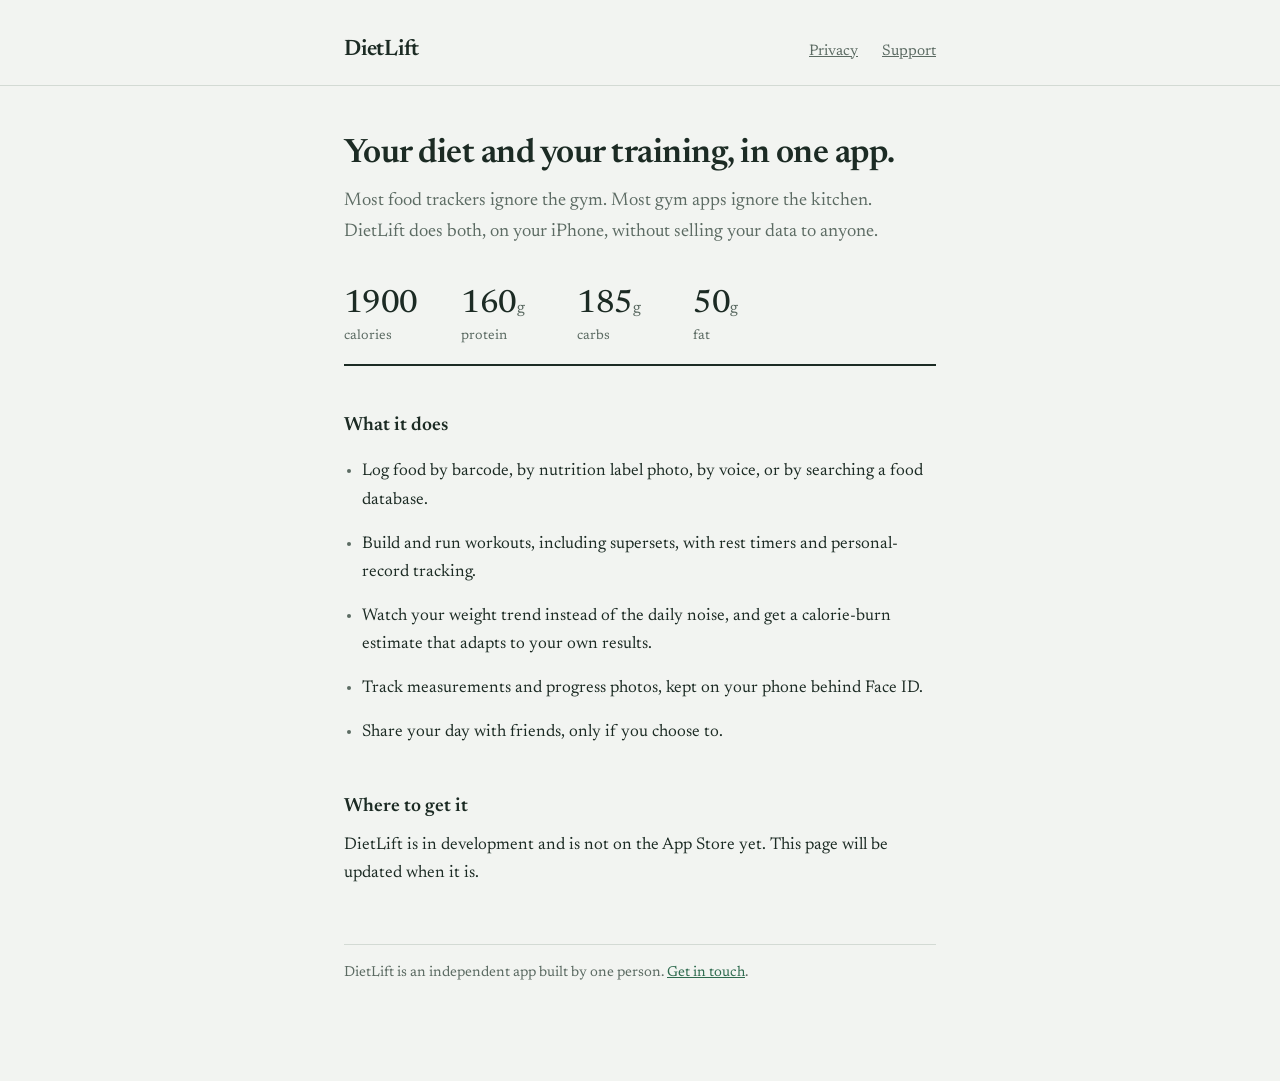
<file: index.html>
<!DOCTYPE html>
<html lang="en">
<head>
<meta charset="utf-8">
<meta name="viewport" content="width=device-width, initial-scale=1">
<title>DietLift</title>
<meta name="description" content="DietLift is an iPhone app for tracking your diet and your training in one place.">
<link rel="preconnect" href="https://fonts.googleapis.com">
<link rel="preconnect" href="https://fonts.gstatic.com" crossorigin>
<link href="https://fonts.googleapis.com/css2?family=Newsreader:opsz,wght@6..72,400;6..72,500;6..72,600&display=swap" rel="stylesheet">
<link rel="stylesheet" href="style.css">
</head>
<body>

<header class="masthead">
  <div class="wrap">
    <a class="wordmark" href="index.html">DietLift</a>
    <nav>
      <a href="privacy.html">Privacy</a>
      <a href="support.html">Support</a>
    </nav>
  </div>
</header>

<main class="wrap">

  <h1>Your diet and your training, in one app.</h1>
  <p class="lede">Most food trackers ignore the gym. Most gym apps ignore the kitchen. DietLift does both, on your iPhone, without selling your data to anyone.</p>

  <div class="readout">
    <div><span class="figure">1900</span><span class="label">calories</span></div>
    <div><span class="figure">160<span class="unit">g</span></span><span class="label">protein</span></div>
    <div><span class="figure">185<span class="unit">g</span></span><span class="label">carbs</span></div>
    <div><span class="figure">50<span class="unit">g</span></span><span class="label">fat</span></div>
  </div>

  <h2>What it does</h2>
  <ul>
    <li>Log food by barcode, by nutrition label photo, by voice, or by searching a food database.</li>
    <li>Build and run workouts, including supersets, with rest timers and personal-record tracking.</li>
    <li>Watch your weight trend instead of the daily noise, and get a calorie-burn estimate that adapts to your own results.</li>
    <li>Track measurements and progress photos, kept on your phone behind Face ID.</li>
    <li>Share your day with friends, only if you choose to.</li>
  </ul>

  <h2>Where to get it</h2>
  <p>DietLift is in development and is not on the App Store yet. This page will be updated when it is.</p>

  <p class="stamp">DietLift is an independent app built by one person. <a href="support.html">Get in touch</a>.</p>

</main>

</body>
</html>
</file>
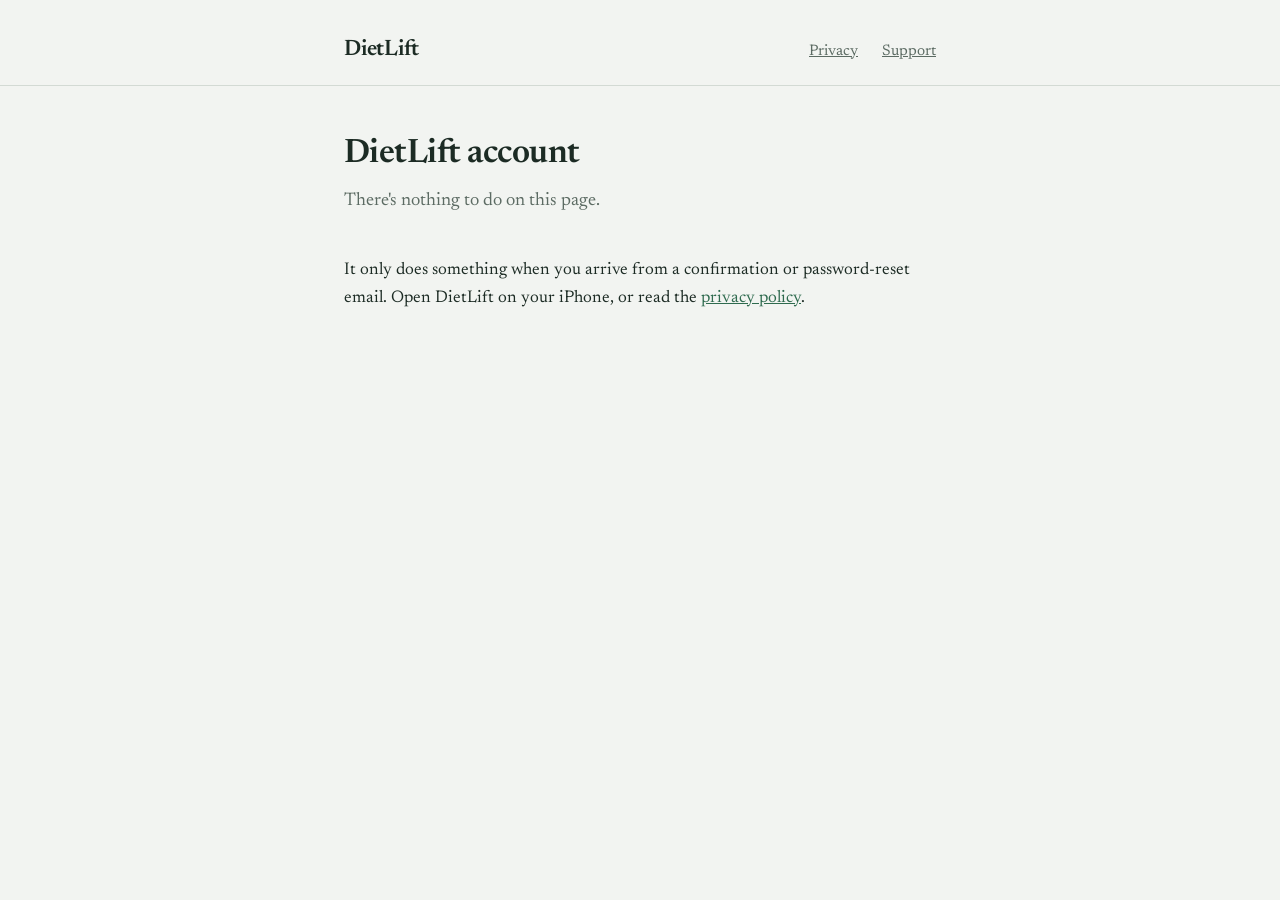
<file: auth.html>
<!DOCTYPE html>
<html lang="en">
<head>
<meta charset="utf-8">
<meta name="viewport" content="width=device-width, initial-scale=1">
<title>DietLift Account</title>
<meta name="robots" content="noindex">
<link rel="preconnect" href="https://fonts.googleapis.com">
<link rel="preconnect" href="https://fonts.gstatic.com" crossorigin>
<link href="https://fonts.googleapis.com/css2?family=Newsreader:opsz,wght@6..72,400;6..72,500;6..72,600&display=swap" rel="stylesheet">
<link rel="stylesheet" href="style.css">
<style>
  .field { margin-bottom: 1.25rem; }
  .field label { display: block; margin-bottom: 0.35rem; }
  .field input {
    width: 100%;
    padding: 0.7rem 0.8rem;
    font: inherit;
    color: var(--ink);
    background: #fff;
    border: 1px solid var(--rule);
    border-radius: 3px;
  }
  .field input:focus-visible { outline: 2px solid var(--pine); outline-offset: 1px; }
  button {
    font: inherit;
    font-weight: 500;
    color: var(--paper);
    background: var(--pine);
    border: 0;
    border-radius: 3px;
    padding: 0.7rem 1.4rem;
    cursor: pointer;
  }
  button:hover { background: #245540; }
  button:disabled { background: var(--muted); cursor: default; }
  button:focus-visible { outline: 2px solid var(--ink); outline-offset: 2px; }
  .msg { margin-top: 1.25rem; }
  .msg.bad { color: #8a2b22; }
  [hidden] { display: none !important; }
</style>
</head>
<body>

<header class="masthead">
  <div class="wrap">
    <a class="wordmark" href="index.html">DietLift</a>
    <nav>
      <a href="privacy.html">Privacy</a>
      <a href="support.html">Support</a>
    </nav>
  </div>
</header>

<main class="wrap">

  <!-- Signup confirmed -->
  <section id="confirmed" hidden>
    <h1>Email confirmed</h1>
    <p class="lede">Your DietLift account is active.</p>
    <p>Go back to the DietLift app on your iPhone and sign in with the email and password you just used. You can close this page.</p>
  </section>

  <!-- Password reset form -->
  <section id="recovery" hidden>
    <h1>Choose a new password</h1>
    <p class="lede">Pick a password of at least 8 characters, then sign in again in the app.</p>

    <div class="field">
      <label for="pw1">New password</label>
      <input id="pw1" type="password" autocomplete="new-password" minlength="8">
    </div>
    <div class="field">
      <label for="pw2">Repeat new password</label>
      <input id="pw2" type="password" autocomplete="new-password" minlength="8">
    </div>
    <button id="save" type="button">Save new password</button>
    <p class="msg" id="recoveryMsg" role="status" aria-live="polite"></p>
  </section>

  <!-- Password changed -->
  <section id="done" hidden>
    <h1>Password changed</h1>
    <p class="lede">You can close this page.</p>
    <p>Open DietLift on your iPhone and sign in with your new password.</p>
  </section>

  <!-- Expired or broken link -->
  <section id="expired" hidden>
    <h1>This link has expired</h1>
    <p class="lede" id="expiredDetail">Email links are only valid for a short time, and only the most recent one works.</p>
    <p>Open DietLift, tap “Forgot password?” on the sign-in screen, and request a new link. If you were confirming a new account, request a fresh confirmation email from the same screen.</p>
    <p>Still stuck? <a href="support.html">Contact support</a>.</p>
  </section>

  <!-- Landed here directly -->
  <section id="plain" hidden>
    <h1>DietLift account</h1>
    <p class="lede">There's nothing to do on this page.</p>
    <p>It only does something when you arrive from a confirmation or password-reset email. Open DietLift on your iPhone, or read the <a href="privacy.html">privacy policy</a>.</p>
  </section>

</main>

<script>
(function () {
  var SUPABASE_URL = "https://mzgxscmwdwlkjqbeobcs.supabase.co";
  var PUBLISHABLE_KEY = "sb_publishable__IKNVYTpuhiXM6ed2Xfq5A_CkZhBlaA";

  function show(id) {
    var el = document.getElementById(id);
    if (el) el.hidden = false;
  }

  function params() {
    var out = {};
    var raw = (window.location.hash || "").replace(/^#/, "");
    if (!raw) raw = (window.location.search || "").replace(/^\?/, "");
    raw.split("&").forEach(function (pair) {
      if (!pair) return;
      var i = pair.indexOf("=");
      var k = i < 0 ? pair : pair.slice(0, i);
      var v = i < 0 ? "" : pair.slice(i + 1);
      out[decodeURIComponent(k)] = decodeURIComponent(v.replace(/\+/g, " "));
    });
    return out;
  }

  var p = params();

  // Never leave tokens sitting in the address bar or browser history.
  if (window.history && window.history.replaceState) {
    window.history.replaceState(null, "", window.location.pathname);
  }

  if (p.error || p.error_description) {
    var detail = document.getElementById("expiredDetail");
    if (detail && p.error_description) detail.textContent = p.error_description;
    show("expired");
    return;
  }

  var token = p.access_token;

  if (!token) {
    show("plain");
    return;
  }

  if (p.type !== "recovery") {
    show("confirmed");
    return;
  }

  show("recovery");

  var pw1 = document.getElementById("pw1");
  var pw2 = document.getElementById("pw2");
  var save = document.getElementById("save");
  var msg = document.getElementById("recoveryMsg");

  function fail(text) {
    msg.className = "msg bad";
    msg.textContent = text;
  }

  save.addEventListener("click", function () {
    var a = pw1.value;
    var b = pw2.value;

    if (a.length < 8) { fail("Use at least 8 characters."); pw1.focus(); return; }
    if (a !== b) { fail("The two passwords don't match."); pw2.focus(); return; }

    save.disabled = true;
    msg.className = "msg";
    msg.textContent = "Saving…";

    fetch(SUPABASE_URL + "/auth/v1/user", {
      method: "PUT",
      headers: {
        "Content-Type": "application/json",
        "apikey": PUBLISHABLE_KEY,
        "Authorization": "Bearer " + token
      },
      body: JSON.stringify({ password: a })
    })
    .then(function (res) {
      if (res.ok) {
        document.getElementById("recovery").hidden = true;
        show("done");
        return;
      }
      return res.json().then(function (body) {
        save.disabled = false;
        fail(body.msg || body.error_description || body.message || "That didn't work. The link may have expired — request a new one from the app.");
      }, function () {
        save.disabled = false;
        fail("That didn't work. The link may have expired — request a new one from the app.");
      });
    })
    .catch(function () {
      save.disabled = false;
      fail("Couldn't reach the server. Check your connection and try again.");
    });
  });
})();
</script>

</body>
</html>
</file>
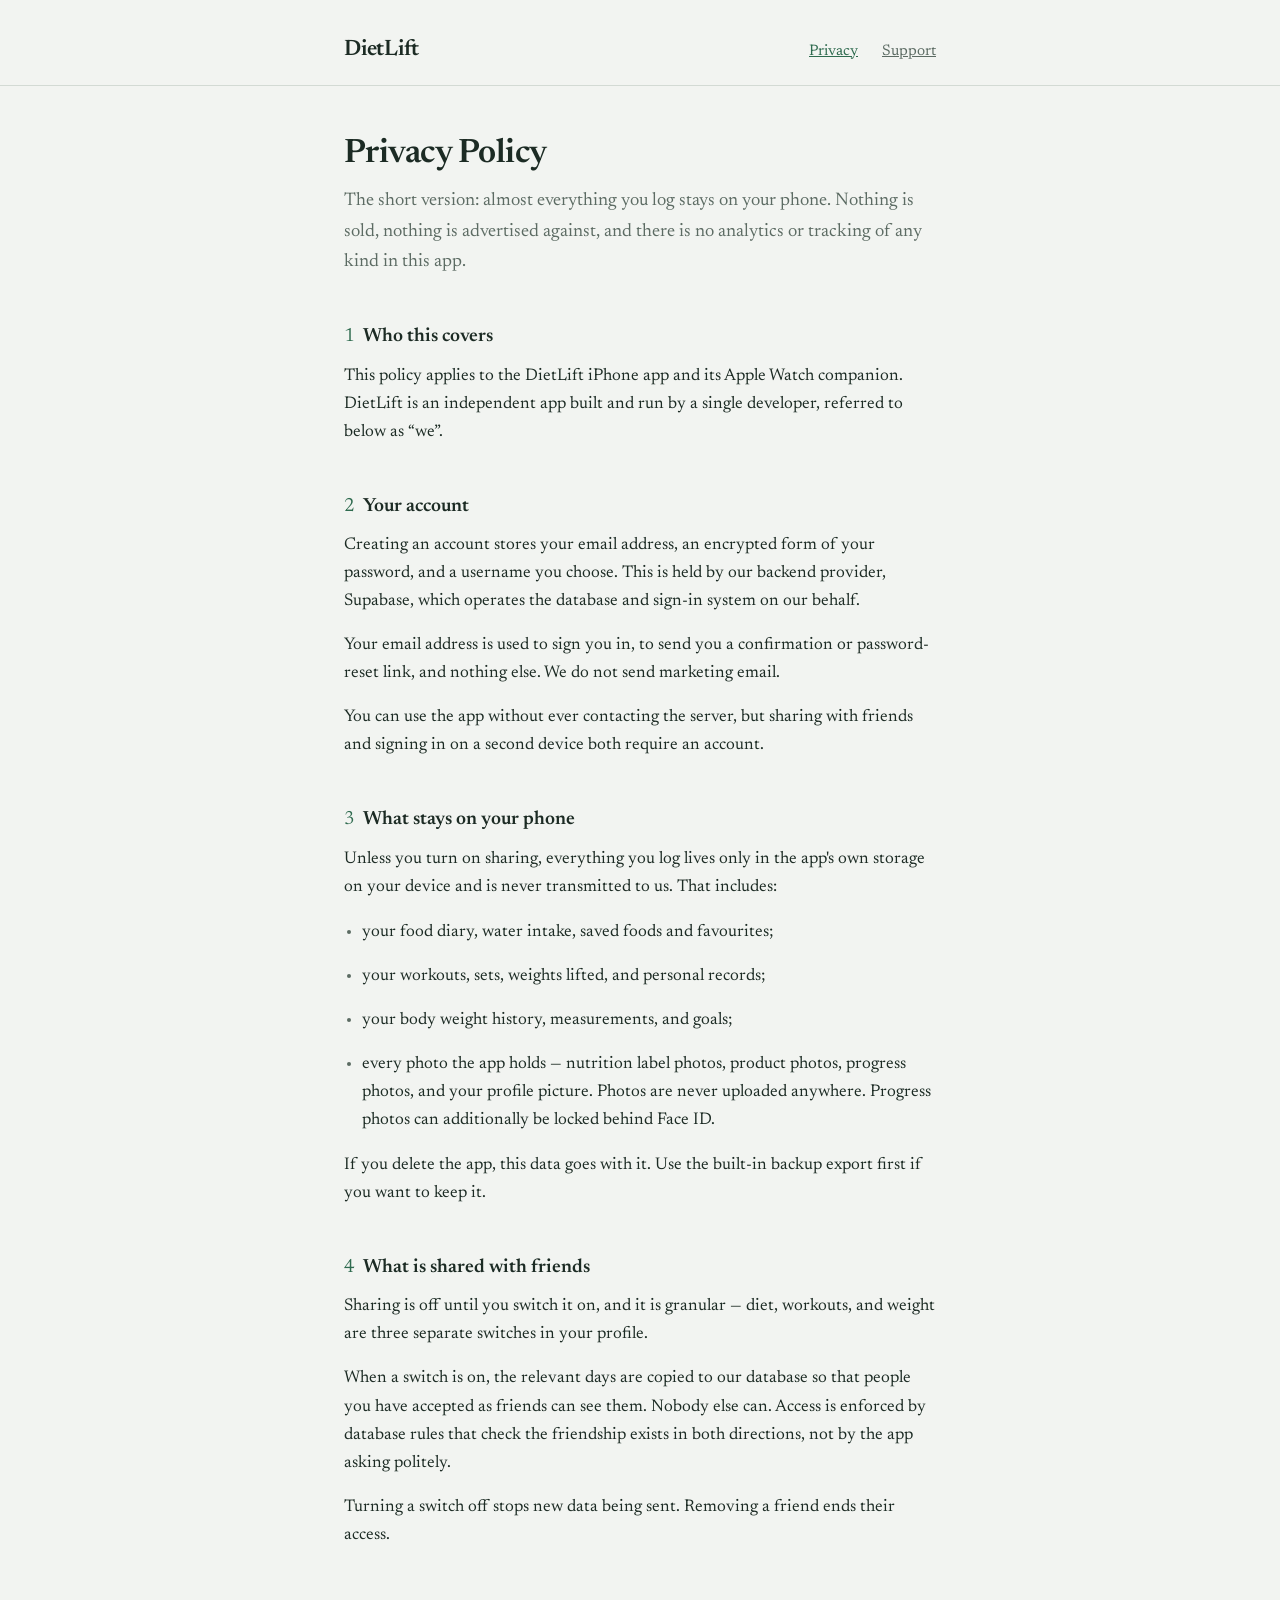
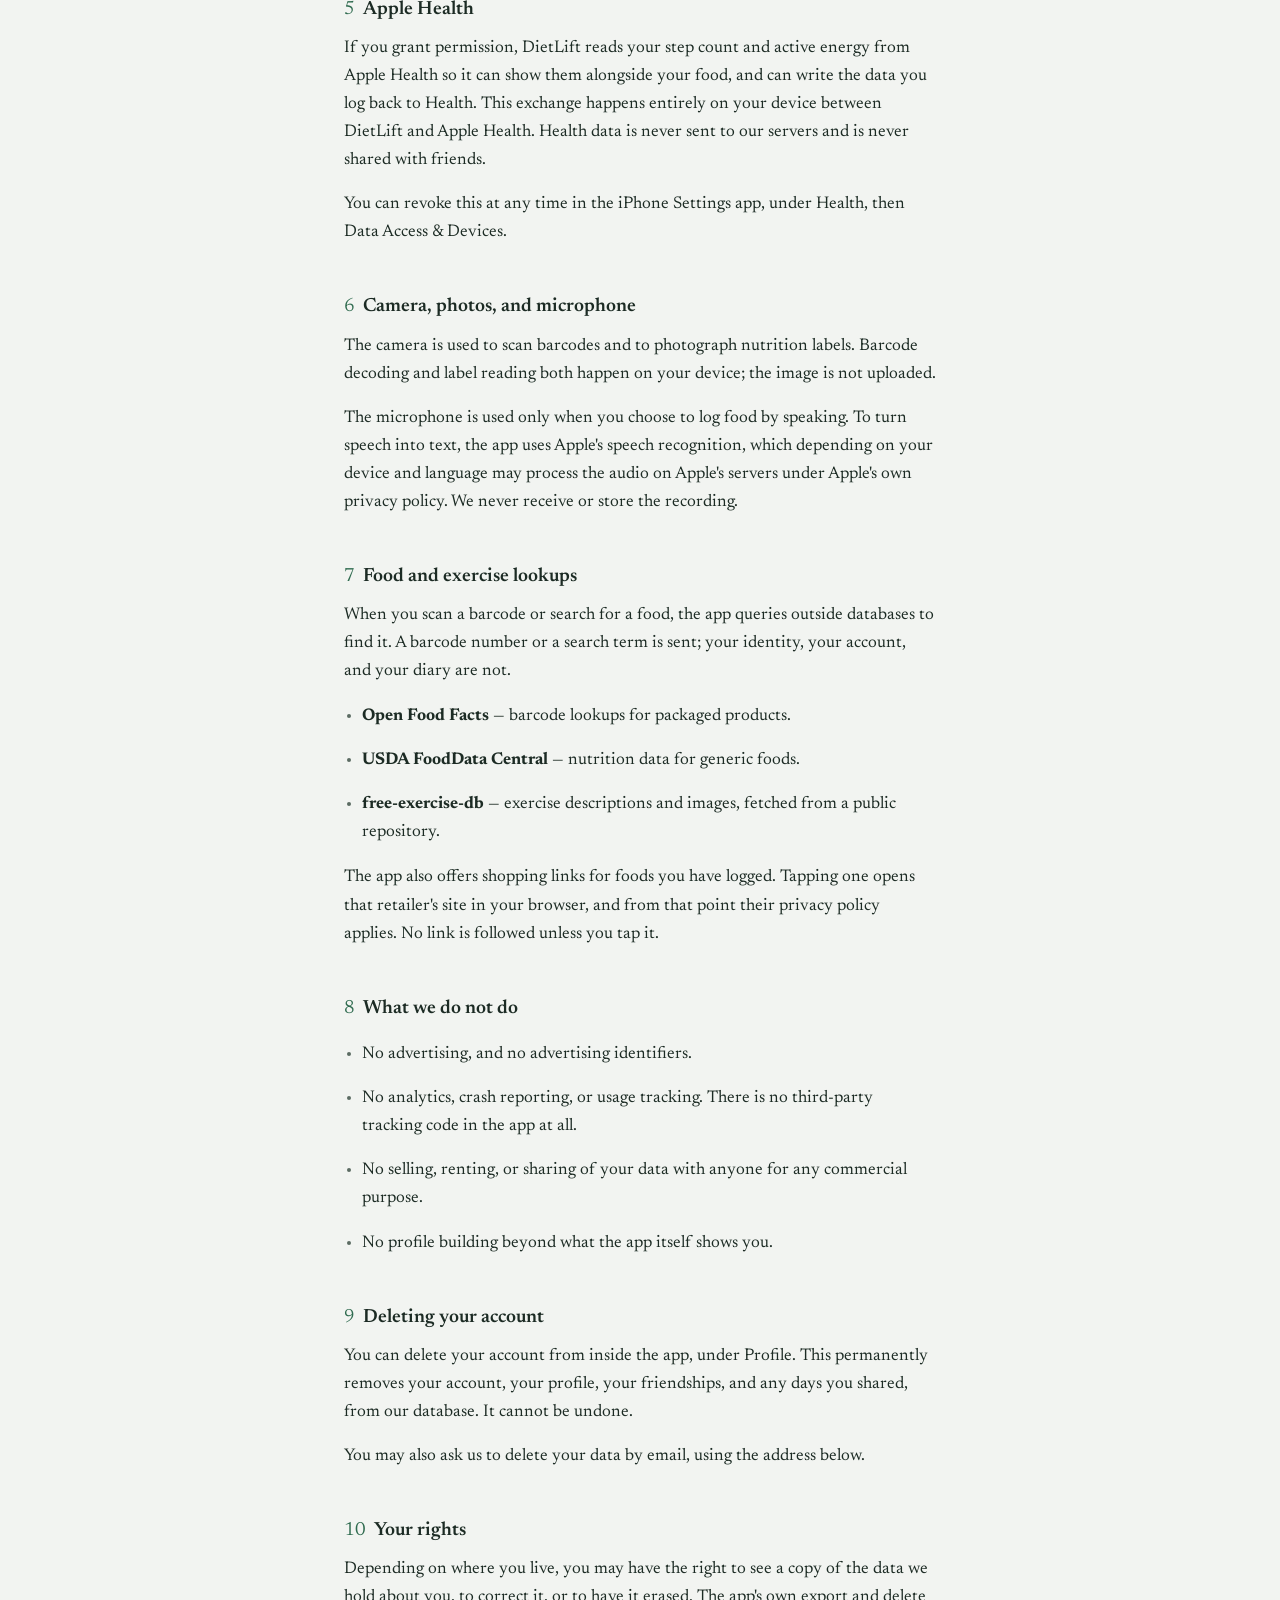
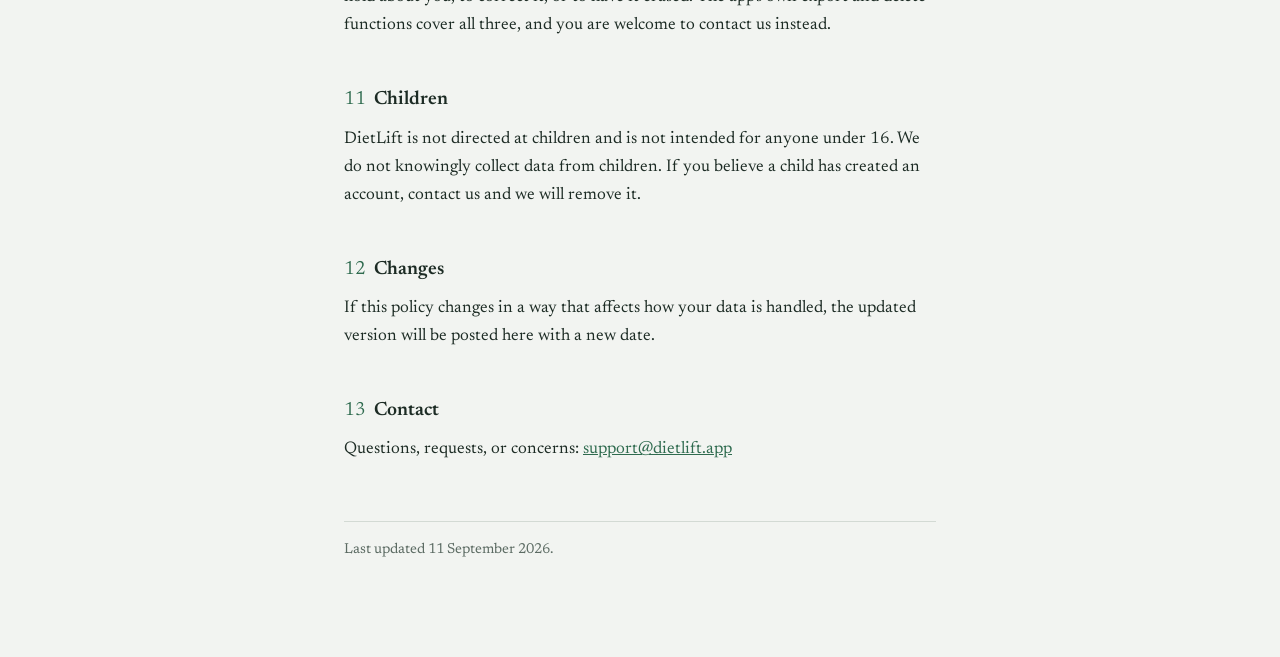
<file: privacy.html>
<!DOCTYPE html>
<html lang="en">
<head>
<meta charset="utf-8">
<meta name="viewport" content="width=device-width, initial-scale=1">
<title>Privacy Policy — DietLift</title>
<meta name="description" content="How DietLift handles your data.">
<link rel="preconnect" href="https://fonts.googleapis.com">
<link rel="preconnect" href="https://fonts.gstatic.com" crossorigin>
<link href="https://fonts.googleapis.com/css2?family=Newsreader:opsz,wght@6..72,400;6..72,500;6..72,600&display=swap" rel="stylesheet">
<link rel="stylesheet" href="style.css">
</head>
<body>

<header class="masthead">
  <div class="wrap">
    <a class="wordmark" href="index.html">DietLift</a>
    <nav>
      <a href="privacy.html" aria-current="page">Privacy</a>
      <a href="support.html">Support</a>
    </nav>
  </div>
</header>

<main class="wrap">

  <h1>Privacy Policy</h1>
  <p class="lede">The short version: almost everything you log stays on your phone. Nothing is sold, nothing is advertised against, and there is no analytics or tracking of any kind in this app.</p>

  <h2><span class="num">1</span>Who this covers</h2>
  <p>This policy applies to the DietLift iPhone app and its Apple Watch companion. DietLift is an independent app built and run by a single developer, referred to below as “we”.</p>

  <h2><span class="num">2</span>Your account</h2>
  <p>Creating an account stores your email address, an encrypted form of your password, and a username you choose. This is held by our backend provider, Supabase, which operates the database and sign-in system on our behalf.</p>
  <p>Your email address is used to sign you in, to send you a confirmation or password-reset link, and nothing else. We do not send marketing email.</p>
  <p>You can use the app without ever contacting the server, but sharing with friends and signing in on a second device both require an account.</p>

  <h2><span class="num">3</span>What stays on your phone</h2>
  <p>Unless you turn on sharing, everything you log lives only in the app's own storage on your device and is never transmitted to us. That includes:</p>
  <ul>
    <li>your food diary, water intake, saved foods and favourites;</li>
    <li>your workouts, sets, weights lifted, and personal records;</li>
    <li>your body weight history, measurements, and goals;</li>
    <li>every photo the app holds — nutrition label photos, product photos, progress photos, and your profile picture. Photos are never uploaded anywhere. Progress photos can additionally be locked behind Face ID.</li>
  </ul>
  <p>If you delete the app, this data goes with it. Use the built-in backup export first if you want to keep it.</p>

  <h2><span class="num">4</span>What is shared with friends</h2>
  <p>Sharing is off until you switch it on, and it is granular — diet, workouts, and weight are three separate switches in your profile.</p>
  <p>When a switch is on, the relevant days are copied to our database so that people you have accepted as friends can see them. Nobody else can. Access is enforced by database rules that check the friendship exists in both directions, not by the app asking politely.</p>
  <p>Turning a switch off stops new data being sent. Removing a friend ends their access.</p>

  <h2><span class="num">5</span>Apple Health</h2>
  <p>If you grant permission, DietLift reads your step count and active energy from Apple Health so it can show them alongside your food, and can write the data you log back to Health. This exchange happens entirely on your device between DietLift and Apple Health. Health data is never sent to our servers and is never shared with friends.</p>
  <p>You can revoke this at any time in the iPhone Settings app, under Health, then Data Access &amp; Devices.</p>

  <h2><span class="num">6</span>Camera, photos, and microphone</h2>
  <p>The camera is used to scan barcodes and to photograph nutrition labels. Barcode decoding and label reading both happen on your device; the image is not uploaded.</p>
  <p>The microphone is used only when you choose to log food by speaking. To turn speech into text, the app uses Apple's speech recognition, which depending on your device and language may process the audio on Apple's servers under Apple's own privacy policy. We never receive or store the recording.</p>

  <h2><span class="num">7</span>Food and exercise lookups</h2>
  <p>When you scan a barcode or search for a food, the app queries outside databases to find it. A barcode number or a search term is sent; your identity, your account, and your diary are not.</p>
  <ul>
    <li><strong>Open Food Facts</strong> — barcode lookups for packaged products.</li>
    <li><strong>USDA FoodData Central</strong> — nutrition data for generic foods.</li>
    <li><strong>free-exercise-db</strong> — exercise descriptions and images, fetched from a public repository.</li>
  </ul>
  <p>The app also offers shopping links for foods you have logged. Tapping one opens that retailer's site in your browser, and from that point their privacy policy applies. No link is followed unless you tap it.</p>

  <h2><span class="num">8</span>What we do not do</h2>
  <ul>
    <li>No advertising, and no advertising identifiers.</li>
    <li>No analytics, crash reporting, or usage tracking. There is no third-party tracking code in the app at all.</li>
    <li>No selling, renting, or sharing of your data with anyone for any commercial purpose.</li>
    <li>No profile building beyond what the app itself shows you.</li>
  </ul>

  <h2><span class="num">9</span>Deleting your account</h2>
  <p>You can delete your account from inside the app, under Profile. This permanently removes your account, your profile, your friendships, and any days you shared, from our database. It cannot be undone.</p>
  <p>You may also ask us to delete your data by email, using the address below.</p>

  <h2><span class="num">10</span>Your rights</h2>
  <p>Depending on where you live, you may have the right to see a copy of the data we hold about you, to correct it, or to have it erased. The app's own export and delete functions cover all three, and you are welcome to contact us instead.</p>

  <h2><span class="num">11</span>Children</h2>
  <p>DietLift is not directed at children and is not intended for anyone under 16. We do not knowingly collect data from children. If you believe a child has created an account, contact us and we will remove it.</p>

  <h2><span class="num">12</span>Changes</h2>
  <p>If this policy changes in a way that affects how your data is handled, the updated version will be posted here with a new date.</p>

  <h2><span class="num">13</span>Contact</h2>
  <p>Questions, requests, or concerns: <a href="mailto:support@dietlift.app">support@dietlift.app</a></p>

  <p class="stamp">Last updated 11 September 2026.</p>

</main>

</body>
</html>
</file>
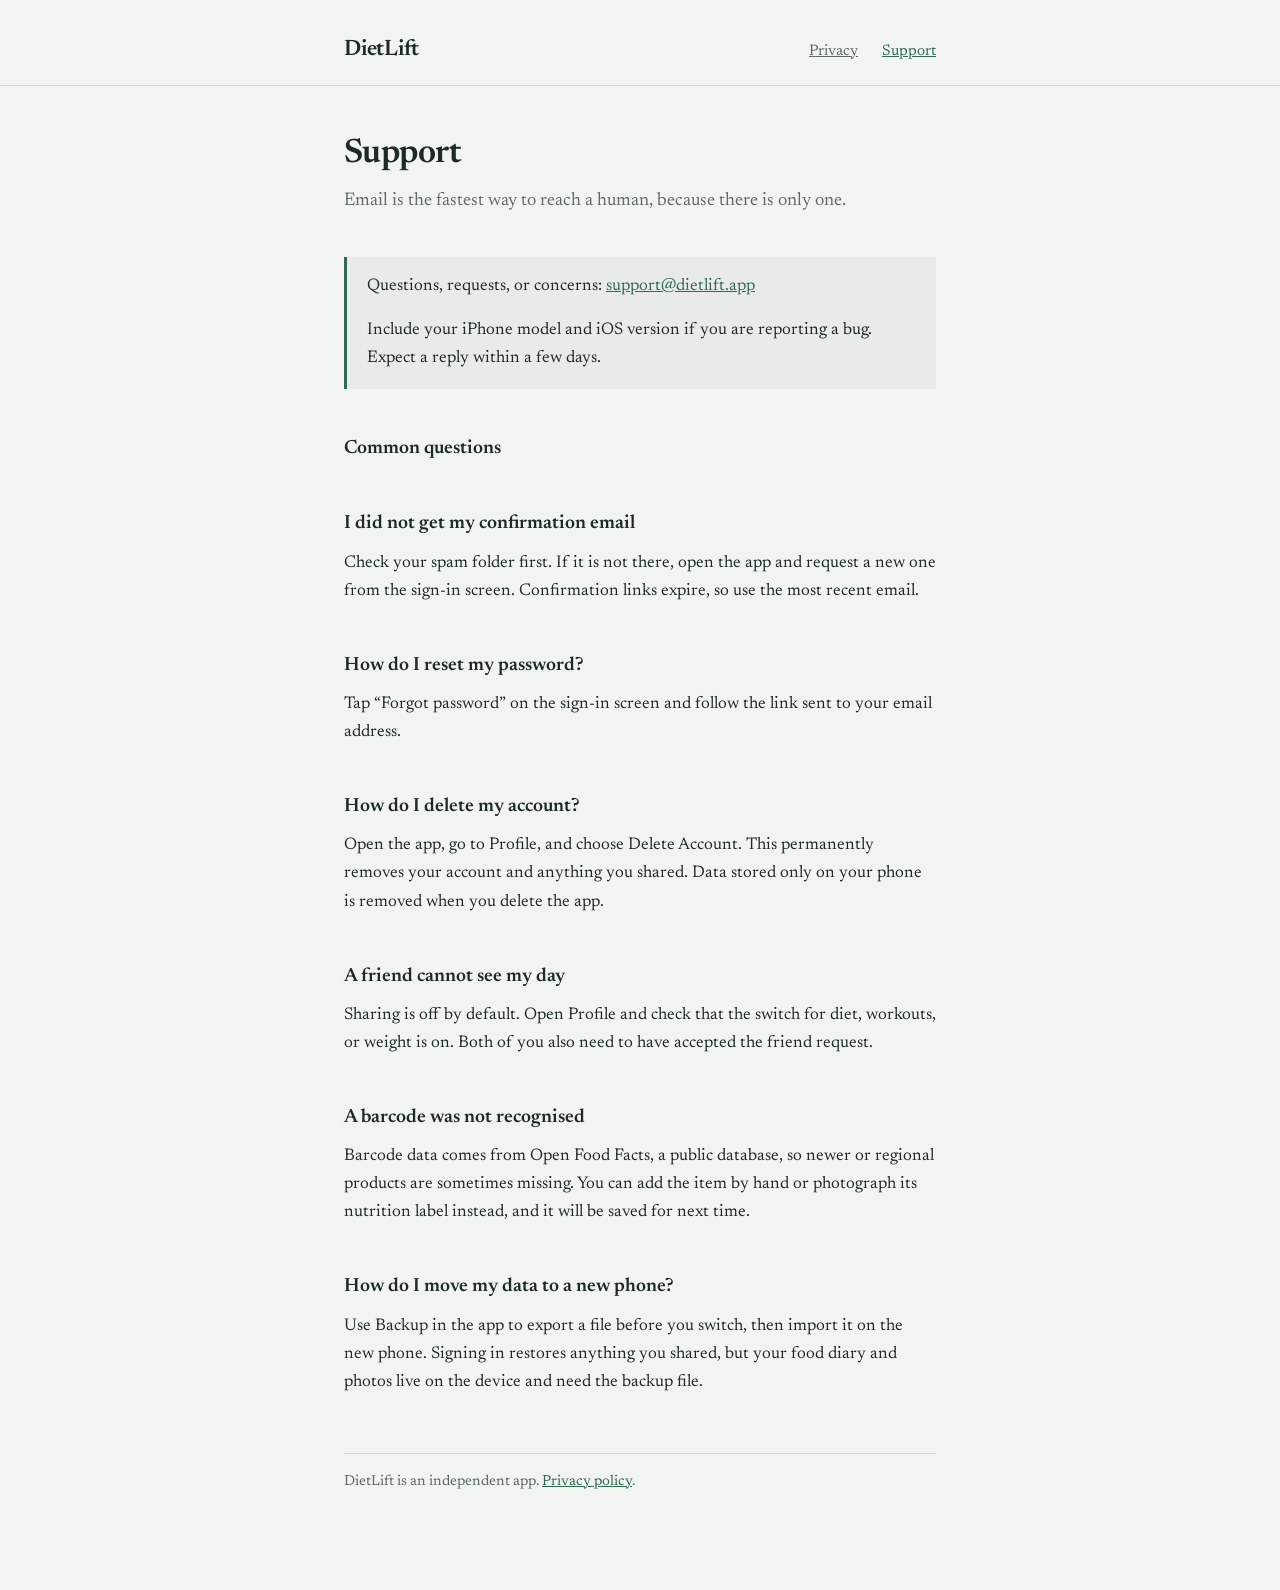
<file: support.html>
<!DOCTYPE html>
<html lang="en">
<head>
<meta charset="utf-8">
<meta name="viewport" content="width=device-width, initial-scale=1">
<title>Support — DietLift</title>
<meta name="description" content="Help with DietLift.">
<link rel="preconnect" href="https://fonts.googleapis.com">
<link rel="preconnect" href="https://fonts.gstatic.com" crossorigin>
<link href="https://fonts.googleapis.com/css2?family=Newsreader:opsz,wght@6..72,400;6..72,500;6..72,600&display=swap" rel="stylesheet">
<link rel="stylesheet" href="style.css">
</head>
<body>

<header class="masthead">
  <div class="wrap">
    <a class="wordmark" href="index.html">DietLift</a>
    <nav>
      <a href="privacy.html">Privacy</a>
      <a href="support.html" aria-current="page">Support</a>
    </nav>
  </div>
</header>

<main class="wrap">

  <h1>Support</h1>
  <p class="lede">Email is the fastest way to reach a human, because there is only one.</p>

  <div class="note">
    <p>Questions, requests, or concerns: <a href="mailto:support@dietlift.app">support@dietlift.app</a></p>
    <p>Include your iPhone model and iOS version if you are reporting a bug. Expect a reply within a few days.</p>
  </div>

  <h2>Common questions</h2>

  <h2>I did not get my confirmation email</h2>
  <p>Check your spam folder first. If it is not there, open the app and request a new one from the sign-in screen. Confirmation links expire, so use the most recent email.</p>

  <h2>How do I reset my password?</h2>
  <p>Tap “Forgot password” on the sign-in screen and follow the link sent to your email address.</p>

  <h2>How do I delete my account?</h2>
  <p>Open the app, go to Profile, and choose Delete Account. This permanently removes your account and anything you shared. Data stored only on your phone is removed when you delete the app.</p>

  <h2>A friend cannot see my day</h2>
  <p>Sharing is off by default. Open Profile and check that the switch for diet, workouts, or weight is on. Both of you also need to have accepted the friend request.</p>

  <h2>A barcode was not recognised</h2>
  <p>Barcode data comes from Open Food Facts, a public database, so newer or regional products are sometimes missing. You can add the item by hand or photograph its nutrition label instead, and it will be saved for next time.</p>

  <h2>How do I move my data to a new phone?</h2>
  <p>Use Backup in the app to export a file before you switch, then import it on the new phone. Signing in restores anything you shared, but your food diary and photos live on the device and need the backup file.</p>

  <p class="stamp">DietLift is an independent app. <a href="privacy.html">Privacy policy</a>.</p>

</main>

</body>
</html>
</file>
<file: style.css>
/* DietLift — shared styles */

:root {
  --ink:       #1c2b24;
  --paper:     #f2f4f1;
  --pine:      #2f6b4f;
  --muted:     #5c6b63;
  --rule:      #d3dad4;
  --panel:     #e8ebe7;
}

*, *::before, *::after { box-sizing: border-box; }

html { -webkit-text-size-adjust: 100%; }

body {
  margin: 0;
  background: var(--paper);
  color: var(--ink);
  font-family: "Newsreader", Georgia, "Times New Roman", serif;
  font-size: 17px;
  line-height: 1.65;
  font-variant-numeric: tabular-nums;
}

.wrap {
  max-width: 40rem;
  margin: 0 auto;
  padding: 0 1.5rem 5rem;
}

/* ---- masthead ---- */

.masthead {
  border-bottom: 1px solid var(--rule);
  margin-bottom: 3rem;
}

.masthead .wrap {
  padding-top: 2rem;
  padding-bottom: 1rem;
  display: flex;
  flex-wrap: wrap;
  align-items: baseline;
  gap: 0.5rem 1.75rem;
}

.wordmark {
  font-size: 1.4rem;
  font-weight: 600;
  letter-spacing: -0.01em;
  color: var(--ink);
  text-decoration: none;
}

.masthead nav {
  margin-left: auto;
  display: flex;
  gap: 1.5rem;
  font-size: 0.95rem;
}

.masthead nav a { color: var(--muted); }
.masthead nav a[aria-current="page"] { color: var(--pine); }

/* ---- type ---- */

h1 {
  font-size: 2.1rem;
  font-weight: 600;
  line-height: 1.2;
  letter-spacing: -0.015em;
  margin: 0 0 0.75rem;
}

h2 {
  font-size: 1.2rem;
  font-weight: 600;
  margin: 2.75rem 0 0.6rem;
}

h2 .num {
  color: var(--pine);
  font-weight: 400;
  margin-right: 0.5rem;
}

p, li { margin: 0 0 1rem; }

a { color: var(--pine); }
a:hover { text-decoration-thickness: 2px; }

a:focus-visible,
.readout:focus-visible {
  outline: 2px solid var(--pine);
  outline-offset: 3px;
  border-radius: 2px;
}

ul { padding-left: 1.15rem; }
li::marker { color: var(--muted); }

.lede {
  font-size: 1.15rem;
  color: var(--muted);
  margin-bottom: 2.5rem;
}

.stamp {
  font-size: 0.9rem;
  color: var(--muted);
  border-top: 1px solid var(--rule);
  padding-top: 1rem;
  margin-top: 3.5rem;
}

.note {
  background: var(--panel);
  border-left: 3px solid var(--pine);
  padding: 1rem 1.25rem;
  margin: 2rem 0;
}

.note p:last-child { margin-bottom: 0; }

/* ---- the readout (home page only) ---- */

.readout {
  display: flex;
  flex-wrap: wrap;
  gap: 1.5rem 2.75rem;
  border-bottom: 2px solid var(--ink);
  padding-bottom: 1rem;
  margin: 0 0 2.5rem;
}

.readout div { min-width: 4.5rem; }

.readout .figure {
  display: block;
  font-size: 2rem;
  font-weight: 500;
  line-height: 1.1;
  letter-spacing: -0.02em;
}

.readout .unit {
  font-size: 1rem;
  font-weight: 400;
  color: var(--muted);
}

.readout .label {
  display: block;
  font-size: 0.85rem;
  color: var(--muted);
  margin-top: 0.2rem;
}

@media (max-width: 30rem) {
  .readout { gap: 1.25rem 2rem; }
  .readout .figure { font-size: 1.6rem; }
  h1 { font-size: 1.7rem; }
}
</file>
